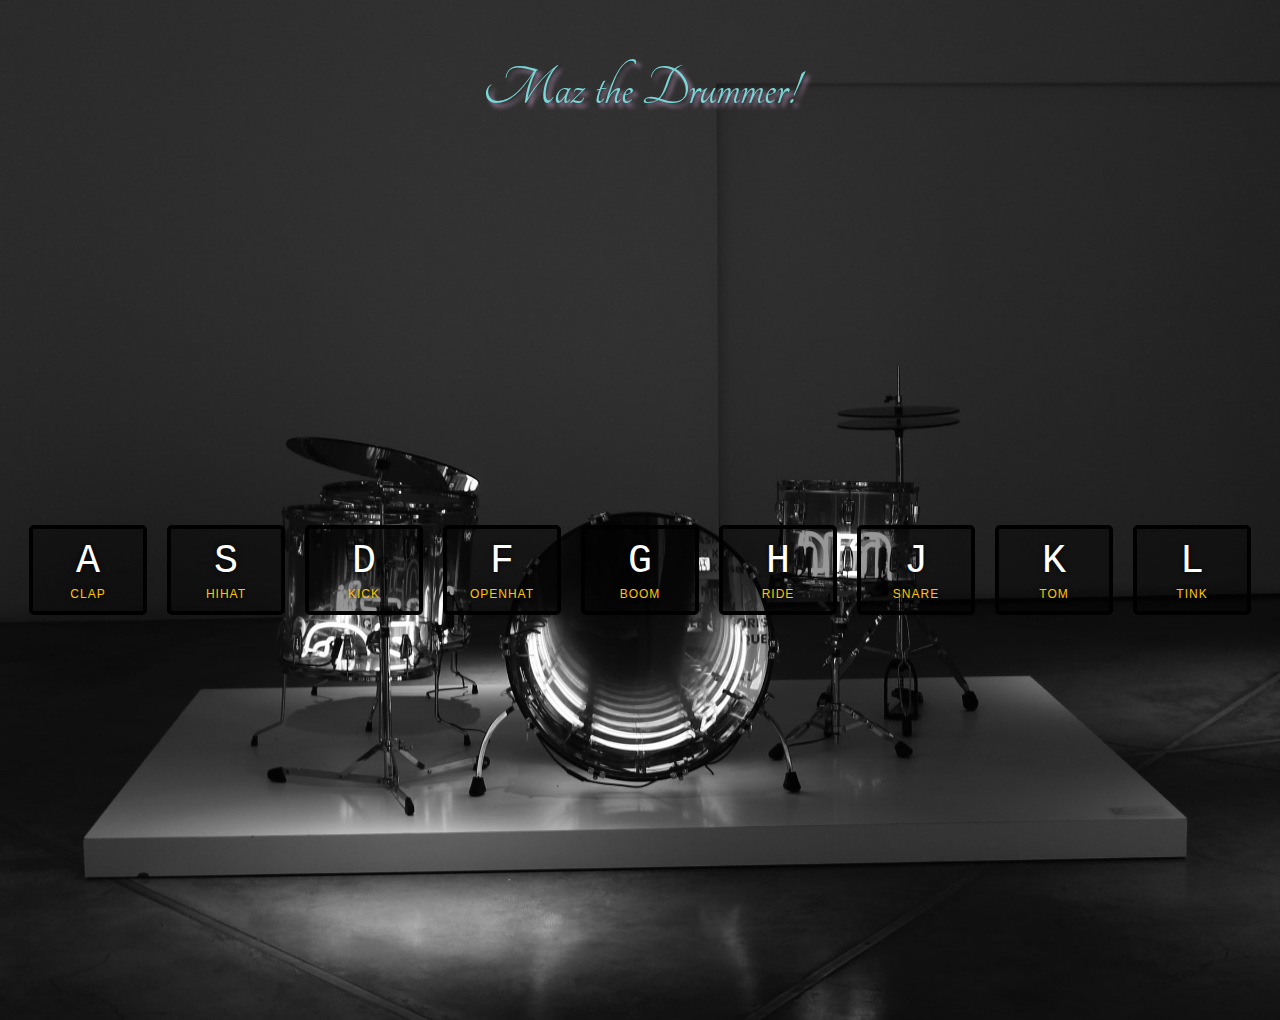
<file: index.html>
<!DOCTYPE html>
<html lang="en">
<head>
  <meta charset="UTF-8">
  <meta name="viewport" content="width=device-width, initial-scale=1.0">
  <title>Maz the Drummer</title>
  <link rel="stylesheet" href="style.css">
  <link rel="stylesheet" href="https://fonts.googleapis.com/css?family=Tangerine">
<head>
  
<body>

  <header>
    <p>Maz the Drummer!</p>
  </header>

  <div class="keys">
    <div data-key="65" class="key">
      <kbd>A</kbd>
      <span class="sound">clap</span>
    </div>
    <div data-key="83" class="key">
      <kbd>S</kbd>
      <span class="sound">hihat</span>
    </div>
    <div data-key="68" class="key">
      <kbd>D</kbd>
      <span class="sound">kick</span>
    </div>
    <div data-key="70" class="key">
      <kbd>F</kbd>
      <span class="sound">openhat</span>
    </div>
    <div data-key="71" class="key">
      <kbd>G</kbd>
      <span class="sound">boom</span>
    </div>
    <div data-key="72" class="key">
      <kbd>H</kbd>
      <span class="sound">ride</span>
    </div>
    <div data-key="74" class="key">
      <kbd>J</kbd>
      <span class="sound">snare</span>
    </div>
    <div data-key="75" class="key">
      <kbd>K</kbd>
      <span class="sound">tom</span>
    </div>
    <div data-key="76" class="key">
      <kbd>L</kbd>
      <span class="sound">tink</span>
    </div>
  </div>

  <audio data-key="65" src="sounds/clap.wav"></audio>
  <audio data-key="83" src="sounds/hihat.wav"></audio>
  <audio data-key="68" src="sounds/kick.wav"></audio>
  <audio data-key="70" src="sounds/openhat.wav"></audio>
  <audio data-key="71" src="sounds/boom.wav"></audio>
  <audio data-key="72" src="sounds/ride.wav"></audio>
  <audio data-key="74" src="sounds/snare.wav"></audio>
  <audio data-key="75" src="sounds/tom.wav"></audio>
  <audio data-key="76" src="sounds/tink.wav"></audio>

<script src="app.js"></script>


</body>
</html>
</file>
<file: style.css>
html {
  font-size: 10px;
  background: url(image/drum.jpg) center;
  background-size: cover;
}

body,html {
  margin: 0;
  padding: 0;
  font-family: sans-serif;
}

p {
  font-family: 'Tangerine', serif;
  font-size: 58px;
  text-shadow: 4px 4px 4px #af8baf;
  color: #77d8d8;
 text-align: center;
 margin-bottom: 0;
}

.keys {
  display: flex;
  flex: 1;
  min-height: 100vh;
  align-items: center;
  justify-content: center;
}

.key {
  border: .4rem solid black;
  border-radius: .5rem;
  margin: 1rem;
  font-size: 1.5rem;
  padding: 1rem .5rem;
  transition: all .07s ease;
  width: 10rem;
  text-align: center;
  color: white;
  background: rgba(0,0,0,0.4);
  text-shadow: 0 0 .5rem black;
}

.playing {
  transform: scale(1.1);
  border-color: #ffc600;
  box-shadow: 0 0 1rem #ffc600;
}

kbd {
  display: block;
  font-size: 4rem;
}

.sound {
  font-size: 1.2rem;
  text-transform: uppercase;
  letter-spacing: .1rem;
  color: #ffc600;
}
</file>
